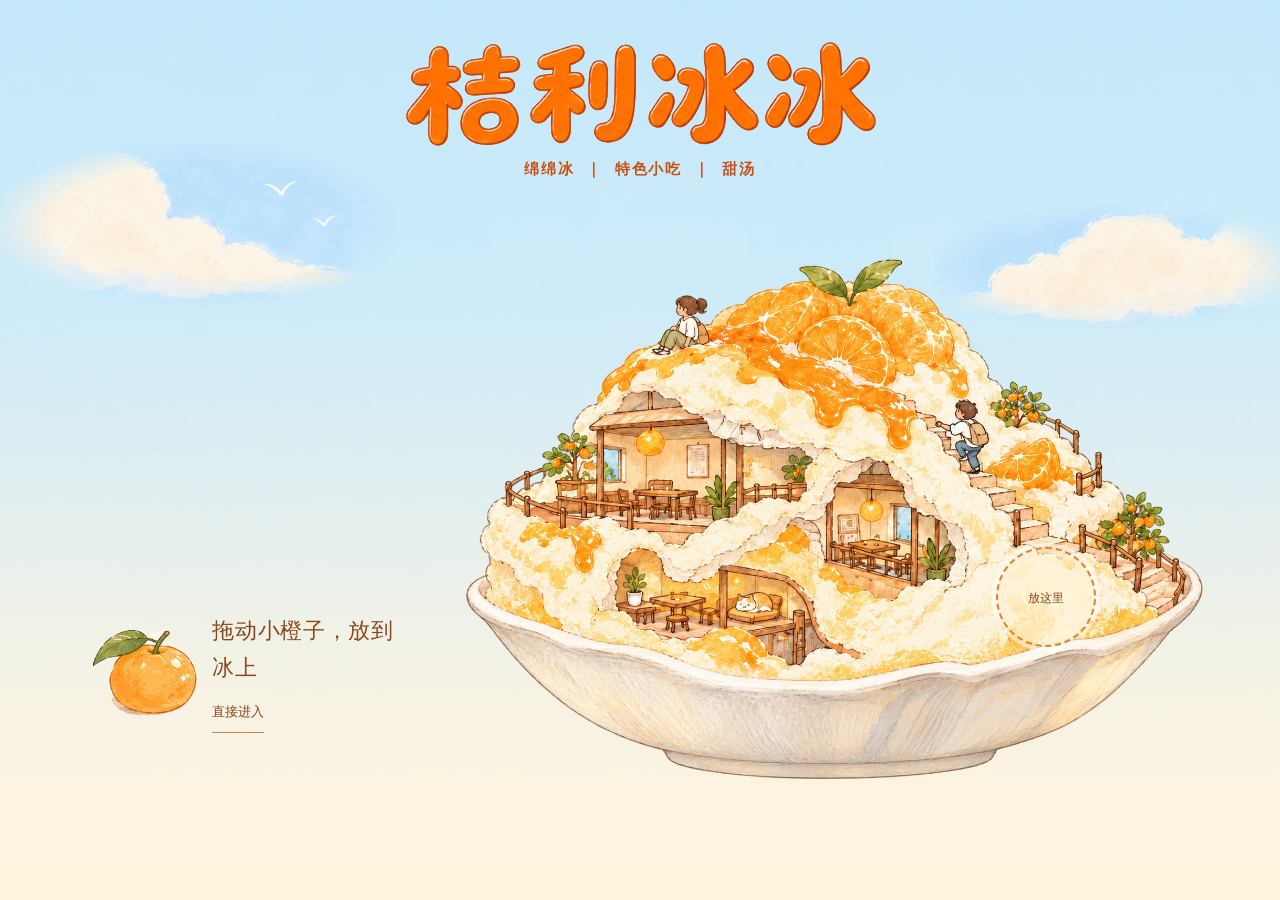
<file: cover/index.html>
<!doctype html><html lang="zh-CN"><meta charset="utf-8"><meta name="viewport" content="width=device-width,initial-scale=1"><title>桔利冰冰</title><link rel="stylesheet" href="style.css"><link rel="stylesheet" href="layout-fix.css"><body><main id="scene">
<div class="sky"><svg viewBox="20 20 240 110" preserveAspectRatio="none" aria-hidden="true"><image href="reference.png" width="1672" height="941"/></svg></div><svg class="clouds left" viewBox="0 150 500 205" aria-hidden="true"><image href="reference.png" width="1672" height="941"/></svg><svg class="clouds right" viewBox="1230 200 442 150" aria-hidden="true"><image href="reference.png" width="1672" height="941"/></svg>
<header><svg viewBox="530 35 615 145" role="img" aria-label="桔利冰冰"><defs><filter id="logoAlpha" color-interpolation-filters="sRGB"><feColorMatrix type="matrix" values="1 0 0 0 0 0 1 0 0 0 0 0 1 0 0 4 0 -4 0 -.15"/></filter></defs><image href="reference.png" width="1672" height="941" filter="url(#logoAlpha)"/></svg><p>绵绵冰 <span>｜</span> 特色小吃 <span>｜</span> 甜汤</p></header>
<section class="house" aria-label="橘子冰山小屋"><img src="bowl-restored.png" alt="橘子绵绵冰上的木质甜品小屋"><button id="drop" aria-label="放置小橙子"></button></section>
<section class="interaction"><div class="dock"><button id="orange" aria-label="拖动小橙子到冰上的圆圈，也可点击选取"><svg viewBox="222 713 170 143" aria-hidden="true"><defs><clipPath id="orangeClip"><path d="M226 775Q227 744 254 729Q285 710 322 722L340 717 348 721 339 736Q375 743 387 772Q398 805 377 829Q352 852 308 851Q261 852 254 821Q246 799 258 779L264 759Q244 761 226 775Z"/></clipPath></defs><g clip-path="url(#orangeClip)"><image href="reference.png" width="1672" height="941"/></g></svg></button></div><div class="instruction"><p id="hint">拖动小橙子，放到冰上</p><svg class="arrow" viewBox="0 0 700 80" aria-hidden="true"><path d="M5 49C170 -38 392 130 680 15" fill="none" stroke="#aa561c" stroke-width="3" stroke-dasharray="7 9" stroke-linecap="round"/><path d="M667 12L685 14 675 31" fill="none" stroke="#aa561c" stroke-width="3" stroke-linecap="round"/></svg></div><button id="skip">直接进入</button></section><div class="floor"></div><p id="live" role="status"></p>
</main><script src="app.js"></script></body></html>
</file>
<file: cover/style.css>
*{box-sizing:border-box}body{margin:0;background:#cbebfb;color:#8b461b;font-family:'KaiTi','楷体','Microsoft YaHei',sans-serif}button{font:inherit;color:inherit;cursor:pointer}button:focus-visible{outline:3px dashed #a84d17;outline-offset:5px}#scene{position:relative;width:100%;height:100svh;min-height:650px;overflow:hidden;isolation:isolate}.sky{position:absolute;inset:0;background:linear-gradient(transparent 40%,#fff4df 100%),url('reference.png') 21% 8%/700% auto}.clouds{position:absolute;width:30%;opacity:.97;mask-image:radial-gradient(ellipse at center,black 52%,transparent 75%);pointer-events:none}.clouds.left{left:0;top:16%;width:31%}.clouds.right{right:-1%;top:23%;width:28%}header{position:absolute;top:4.1%;left:32.2%;width:36.8%;z-index:3;text-align:center}header svg{display:block;width:100%;mask-image:linear-gradient(90deg,transparent,black 2%,black 98%,transparent)}header p{font-family:'Microsoft YaHei',sans-serif;font-size:clamp(12px,1.35vw,23px);font-weight:600;letter-spacing:.18em;margin:0;white-space:nowrap}header p span{margin:0 .5em}.house{position:absolute;left:30%;top:22%;width:61%;height:76%;z-index:2}.house>svg{width:100%;height:100%;overflow:visible}#drop{position:absolute;left:67.3%;top:58.8%;width:12.8%;aspect-ratio:1;border:none;background:transparent;border-radius:50%}#drop.ready{box-shadow:0 0 0 6px #ffb82e70;background:#fff0b62b}.interaction{position:absolute;left:13.3%;top:75.7%;width:58%;height:17%;display:flex;align-items:center;gap:18px;z-index:4}.dock{width:18%;flex-shrink:0;height:100%;display:flex;align-items:center}#orange{width:100%;padding:0;aspect-ratio:170/143;border:0;background:none;touch-action:none;user-select:none}#orange svg{width:100%;display:block;pointer-events:none}#orange.dragging{position:fixed;z-index:10;cursor:grabbing;pointer-events:none;filter:drop-shadow(0 8px 6px #a8662730)}#orange.picked{filter:drop-shadow(0 0 6px #f6b741)}.instruction{flex:1;position:relative}.instruction p{font-size:clamp(17px,1.7vw,28px);letter-spacing:.1em;margin:5px 0 0;white-space:nowrap;transform:rotate(2deg)}.arrow{position:absolute;left:-5%;top:-29px;width:110%;height:65px;z-index:-1}#skip{border:0;border-bottom:1px solid #bb8656;background:#fff5dfb0;font-size:12px;padding:6px 3px;margin-top:14px}.floor{position:absolute;bottom:-2%;height:12%;width:100%;z-index:3;pointer-events:none;background:linear-gradient(transparent,#fff5df 80%);opacity:.85}#live{position:absolute;left:15px;bottom:6px;font-size:12px;z-index:5}dialog{border:1px solid #dfab62;background:#fff6e3;color:#87451c;border-radius:16px;text-align:center;padding:36px 25px;width:min(90vw,380px);box-shadow:0 15px 70px #80542330}dialog::backdrop{background:#704e282c;backdrop-filter:blur(3px)}dialog h1{font-size:25px}dialog small{display:block;margin-top:18px;opacity:.6}#close{position:absolute;right:8px;top:5px;border:0;background:none;font-size:28px;width:44px;height:44px}#again{padding:11px 28px;border:0;border-radius:25px;background:#f18b28;color:white}
@media(min-aspect-ratio:18/10){.house{height:78%;width:58%;left:32%}}
@media(max-width:700px){#scene{height:auto;min-height:100svh;padding-bottom:70px;display:flex;flex-direction:column}.sky{background-size:1500% auto}header{position:relative;top:auto;left:auto;width:84%;margin:28px auto 0}header p{font-size:12px;letter-spacing:.1em;margin-top:3px}.clouds.left{top:19%;width:60%;left:-23%}.clouds.right{top:26%;width:57%;right:-20%}.house{position:relative;top:auto;left:auto;width:110%;height:auto;aspect-ratio:1020/720;margin:14px -7% 0}.house>svg{display:block}#drop{left:67.4%;top:58.8%;width:12.8%}.interaction{position:relative;left:auto;top:auto;width:92%;height:auto;margin:5px auto 0;gap:14px;align-items:center}.dock{width:28%;height:auto}.instruction p{font-size:18px;letter-spacing:.02em;white-space:normal}.arrow{top:-25px;width:98%;height:45px}#skip{font-size:12px;margin-top:13px}.floor{height:10%}#live{font-size:11px;bottom:10px;left:20px}.instruction{padding-top:7px}}
@media(max-width:360px){.instruction p{font-size:16px}header p{font-size:10px}.interaction{gap:8px}}@media(prefers-reduced-motion:reduce){*{scroll-behavior:auto!important}}

.sky{background:#c5eafa}.sky>svg{width:100%;height:100%;display:block}.sky:after{content:"";position:absolute;inset:0;background:linear-gradient(transparent 35%,#fff4df 100%)}
</file>
<file: cover/layout-fix.css>
/* 文字与主视觉各自占用独立区域。 */
#scene{min-height:760px}.house{left:31%;top:25%;width:min(65vw,calc((100svh - 235px)*1.42));height:auto;aspect-ratio:1.42}.house>img{display:block;width:100%;height:100%;object-fit:contain}.interaction{left:7%;top:62%;width:25%;height:auto;gap:12px;align-items:center}.dock{width:34%;height:auto}.instruction{flex:1}.instruction p{font-size:clamp(17px,1.4vw,23px);line-height:1.7;letter-spacing:.03em;white-space:normal;transform:none;margin:0}.arrow{display:none}#skip{margin-top:14px;padding:8px 0;background:transparent;font-size:13px;min-height:40px}header{top:4%;left:31%;width:38%}header p{font-size:clamp(12px,1.2vw,18px);margin-top:8px;letter-spacing:.12em}header p span{margin:0 .35em}#drop{left:72%;top:62%;width:12%;aspect-ratio:1;border:2px dashed #e78024;background:#fff3d5a8;box-shadow:0 0 0 4px #fff8;border-radius:50%}#drop:after{content:'放这里';font-size:12px;white-space:nowrap;pointer-events:none}#drop.ready{background:#ffdf91;box-shadow:0 0 0 8px #fff8}.floor{height:18%;z-index:1}#live{left:7%;bottom:20px}.sky>svg{opacity:.45}.sky{background:linear-gradient(#c6eafa,#d9eff8 55%,#fff3de)}
@media(min-aspect-ratio:18/10){.house{left:31%;width:min(65vw,calc((100svh - 200px)*1.42));top:24%;height:auto}}
@media(max-width:950px) and (min-width:701px){.house{width:75%;left:23%;top:28%}.interaction{left:7%;top:74%;width:43%}header{left:22%;width:56%}}
@media(max-width:700px){#scene{min-height:100svh;padding:0 0 48px;display:flex;flex-direction:column;align-items:center}header{position:relative;left:auto;top:auto;width:84%;max-width:420px;margin:30px auto 0}header p{font-size:11px;margin-top:7px;line-height:1.6;letter-spacing:.08em}.house{position:relative;left:auto;top:auto;width:100%;max-width:600px;height:auto;aspect-ratio:1.42;margin:22px 0 0}.house>img{width:100%;height:100%;object-fit:contain}.interaction{position:relative;left:auto;top:auto;display:flex;flex-direction:column-reverse;gap:8px;width:90%;height:auto;text-align:center;margin:18px auto 0}.instruction{flex:none;width:100%}.instruction p{font-size:21px;line-height:1.5;letter-spacing:.04em;white-space:nowrap;margin:0}.dock{width:105px;height:auto;position:relative;margin:2px 0 0}.dock:after{content:'拖动橙子，或点选后放置';position:absolute;top:100%;left:50%;transform:translateX(-50%);white-space:nowrap;font-size:11px;color:#a2754f;margin-top:6px}#skip{font-size:12px;margin-top:5px;min-height:36px;line-height:1.4;padding:7px 0}.clouds.left{top:23%;left:-25%;width:65%}.clouds.right{top:25%;right:-25%;width:62%}.floor{height:13%}#live{position:relative;left:auto;bottom:auto;min-height:18px;margin:36px 20px 0;text-align:center;font-size:11px}#drop{left:72%;top:62%;width:13%;border-width:1.5px}#drop:after{font-size:10px}}
@media(max-width:360px){header{margin-top:25px}header p{font-size:10px}.house{margin-top:18px}.interaction{margin-top:15px}.instruction p{font-size:19px}.dock{width:90px}}

.sky>svg{opacity:.14}.interaction{display:grid;grid-template-columns:34% 1fr;column-gap:14px;row-gap:0}.dock{grid-column:1;grid-row:1/3;width:100%}.instruction{grid-column:2;grid-row:1}#skip{grid-column:2;grid-row:2;justify-self:start;margin-top:6px}.instruction p{font-size:22px}#drop{top:55%}
@media(max-width:700px){.interaction{display:flex;flex-direction:column;gap:0}.instruction{order:0}.dock{order:1;width:105px;margin-top:14px}#skip{order:2;margin-top:35px;align-self:center}.instruction p{font-size:21px}.house{margin-top:16px}.interaction{margin-top:12px}#drop{top:55%}}
@media(max-width:360px){.instruction p{font-size:19px}.dock{width:90px}}

/* Match the title's orange family and give the drag instruction more breathing room. */
header p{color:#c95013}
.interaction{top:68%}
@media(max-width:950px) and (min-width:701px){.interaction{top:76%}}
@media(max-width:700px){.interaction{top:auto;margin-top:30px}}
@media(max-width:360px){.interaction{margin-top:25px}}
</file>
